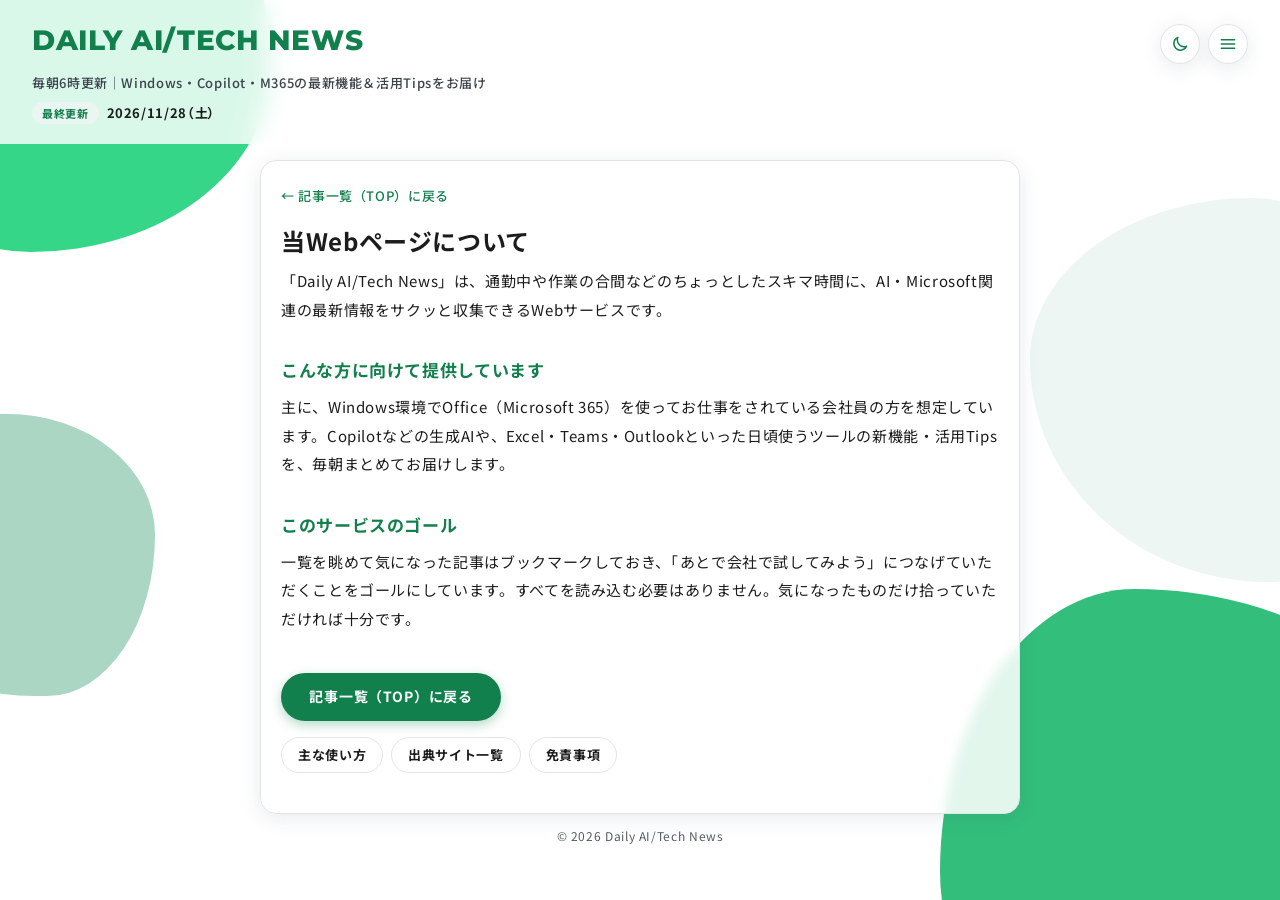
<file: docs/about.html>
<!DOCTYPE html>
<html lang="ja">
<head>
<meta charset="UTF-8">
<meta name="viewport" content="width=device-width, initial-scale=1">
<meta name="robots" content="noindex, nofollow">
<title>当Webページについて | Daily AI/Tech News</title>
<link rel="icon" href="favicon.ico" sizes="any">
<link rel="icon" href="assets/icons/favicon-32.png" type="image/png" sizes="32x32">
<link rel="apple-touch-icon" href="apple-touch-icon.png">
<link rel="manifest" href="manifest.webmanifest">
<meta name="apple-mobile-web-app-title" content="AI/Tech News">
<link rel="preconnect" href="https://fonts.googleapis.com">
<link rel="preconnect" href="https://fonts.gstatic.com" crossorigin>
<link href="https://fonts.googleapis.com/css2?family=Montserrat:wght@800&family=Noto+Sans+JP:wght@400;500;700;900&display=swap" rel="stylesheet">
<link rel="stylesheet" href="assets/style.css">
<script>
  // 描画前に保存済みのテーマを反映し、読み込み時の色のちらつきを防ぐ
  try {
    var savedTheme = localStorage.getItem("daily-aitech-news-theme");
    if (savedTheme === "light" || savedTheme === "dark") document.documentElement.dataset.theme = savedTheme;
  } catch (e) {}
</script>
</head>
<body><div class="backdrop" aria-hidden="true">
  <span class="blob blob-tl"></span>
  <span class="blob blob-ml"></span>
  <span class="blob blob-mr"></span>
  <span class="blob blob-br"></span>
</div>
<header class="site-header">
  <div class="header-top">
    <h1 class="site-title"><a href="index.html">Daily AI/Tech News</a></h1>
    <div class="header-actions">
    <button type="button" class="icon-button theme-toggle" aria-label="ライト／ダーク表示を切り替える">
      <svg class="icon-moon" viewBox="0 0 24 24" width="20" height="20" aria-hidden="true"><path d="M20 14.5A8 8 0 0 1 9.5 4a8 8 0 1 0 10.5 10.5z" stroke="currentColor" stroke-width="1.75" stroke-linejoin="round" fill="none"/></svg>
      <svg class="icon-sun" viewBox="0 0 24 24" width="20" height="20" aria-hidden="true"><circle cx="12" cy="12" r="4" stroke="currentColor" stroke-width="1.75" fill="none"/><path d="M12 2.5v2.2M12 19.3v2.2M2.5 12h2.2M19.3 12h2.2M5.3 5.3l1.6 1.6M17.1 17.1l1.6 1.6M5.3 18.7l1.6-1.6M17.1 6.9l1.6-1.6" stroke="currentColor" stroke-width="1.75" stroke-linecap="round"/></svg>
    </button>
    <details class="site-menu">
      <summary class="icon-button menu-button" aria-label="メニューを開く">
        <svg class="icon-open" viewBox="0 0 24 24" width="20" height="20" aria-hidden="true"><path d="M4 7h16M4 12h16M4 17h16" stroke="currentColor" stroke-width="1.75" stroke-linecap="round" fill="none"/></svg>
        <svg class="icon-close" viewBox="0 0 24 24" width="20" height="20" aria-hidden="true"><path d="M6 6l12 12M18 6L6 18" stroke="currentColor" stroke-width="1.75" stroke-linecap="round" fill="none"/></svg>
      </summary>
      <nav class="menu-panel" aria-label="サイトメニュー">
        <a class="menu-item menu-item-top" href="index.html">記事一覧（TOP）</a>
        
        <a class="menu-item" href="about.html" aria-current="page">当Webページについて</a>
        
        <a class="menu-item" href="usage.html">主な使い方</a>
        
        <a class="menu-item" href="sources.html">出典サイト一覧</a>
        
        <a class="menu-item" href="disclaimer.html">免責事項</a>
        
      </nav>
    </details>
    </div>
  </div>
  <p class="subtitle">毎朝6時更新｜Windows・Copilot・M365の最新機能＆活用Tipsをお届け</p>
  <div class="header-meta">
    <span class="date"><span class="date-label">最終更新</span><time datetime="2026-11-28">2026/11/28（土）</time></span>
  </div>
</header>


<main class="info-page">
  <a class="back-link" href="index.html">← 記事一覧（TOP）に戻る</a>
  <h2 class="info-title">当Webページについて</h2>
  <div class="info-body">
    
<p>「Daily AI/Tech News」は、通勤中や作業の合間などのちょっとしたスキマ時間に、AI・Microsoft関連の最新情報をサクッと収集できるWebサービスです。</p>

<h3>こんな方に向けて提供しています</h3>
<p>主に、Windows環境でOffice（Microsoft 365）を使ってお仕事をされている会社員の方を想定しています。Copilotなどの生成AIや、Excel・Teams・Outlookといった日頃使うツールの新機能・活用Tipsを、毎朝まとめてお届けします。</p>

<h3>このサービスのゴール</h3>
<p>一覧を眺めて気になった記事はブックマークしておき、「あとで会社で試してみよう」につなげていただくことをゴールにしています。すべてを読み込む必要はありません。気になったものだけ拾っていただければ十分です。</p>

  </div>

  <div class="info-footer-nav">
    <a class="back-button" href="index.html">記事一覧（TOP）に戻る</a>
    <nav class="info-links" aria-label="ほかのページ">
      
      <a href="usage.html">主な使い方</a>
      
      <a href="sources.html">出典サイト一覧</a>
      
      <a href="disclaimer.html">免責事項</a>
      
    </nav>
  </div>
</main>


<p class="copyright">© 2026 Daily AI/Tech News</p>

<script defer src="assets/app.js"></script>
</body>
</html>
</file>
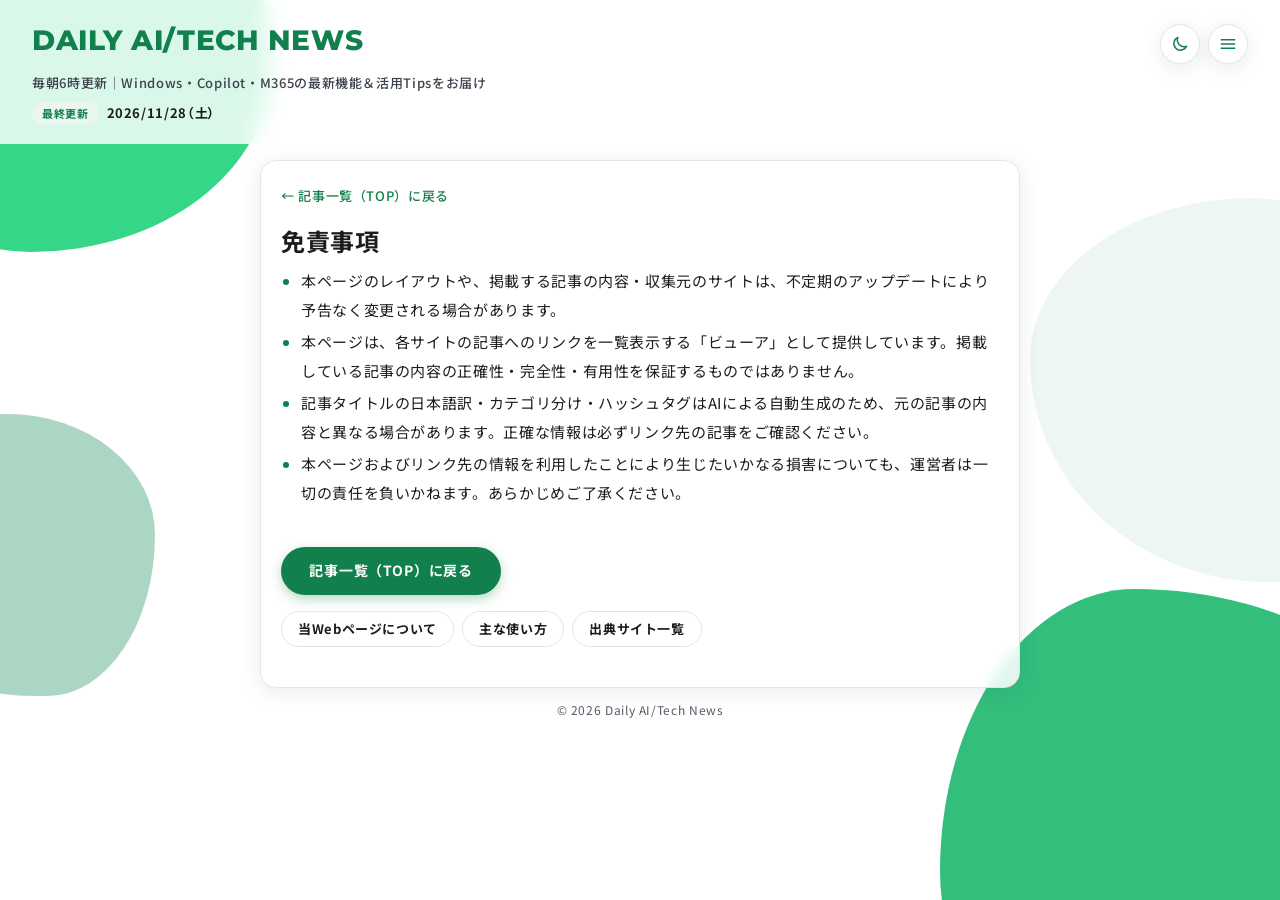
<file: docs/disclaimer.html>
<!DOCTYPE html>
<html lang="ja">
<head>
<meta charset="UTF-8">
<meta name="viewport" content="width=device-width, initial-scale=1">
<meta name="robots" content="noindex, nofollow">
<title>免責事項 | Daily AI/Tech News</title>
<link rel="icon" href="favicon.ico" sizes="any">
<link rel="icon" href="assets/icons/favicon-32.png" type="image/png" sizes="32x32">
<link rel="apple-touch-icon" href="apple-touch-icon.png">
<link rel="manifest" href="manifest.webmanifest">
<meta name="apple-mobile-web-app-title" content="AI/Tech News">
<link rel="preconnect" href="https://fonts.googleapis.com">
<link rel="preconnect" href="https://fonts.gstatic.com" crossorigin>
<link href="https://fonts.googleapis.com/css2?family=Montserrat:wght@800&family=Noto+Sans+JP:wght@400;500;700;900&display=swap" rel="stylesheet">
<link rel="stylesheet" href="assets/style.css">
<script>
  // 描画前に保存済みのテーマを反映し、読み込み時の色のちらつきを防ぐ
  try {
    var savedTheme = localStorage.getItem("daily-aitech-news-theme");
    if (savedTheme === "light" || savedTheme === "dark") document.documentElement.dataset.theme = savedTheme;
  } catch (e) {}
</script>
</head>
<body><div class="backdrop" aria-hidden="true">
  <span class="blob blob-tl"></span>
  <span class="blob blob-ml"></span>
  <span class="blob blob-mr"></span>
  <span class="blob blob-br"></span>
</div>
<header class="site-header">
  <div class="header-top">
    <h1 class="site-title"><a href="index.html">Daily AI/Tech News</a></h1>
    <div class="header-actions">
    <button type="button" class="icon-button theme-toggle" aria-label="ライト／ダーク表示を切り替える">
      <svg class="icon-moon" viewBox="0 0 24 24" width="20" height="20" aria-hidden="true"><path d="M20 14.5A8 8 0 0 1 9.5 4a8 8 0 1 0 10.5 10.5z" stroke="currentColor" stroke-width="1.75" stroke-linejoin="round" fill="none"/></svg>
      <svg class="icon-sun" viewBox="0 0 24 24" width="20" height="20" aria-hidden="true"><circle cx="12" cy="12" r="4" stroke="currentColor" stroke-width="1.75" fill="none"/><path d="M12 2.5v2.2M12 19.3v2.2M2.5 12h2.2M19.3 12h2.2M5.3 5.3l1.6 1.6M17.1 17.1l1.6 1.6M5.3 18.7l1.6-1.6M17.1 6.9l1.6-1.6" stroke="currentColor" stroke-width="1.75" stroke-linecap="round"/></svg>
    </button>
    <details class="site-menu">
      <summary class="icon-button menu-button" aria-label="メニューを開く">
        <svg class="icon-open" viewBox="0 0 24 24" width="20" height="20" aria-hidden="true"><path d="M4 7h16M4 12h16M4 17h16" stroke="currentColor" stroke-width="1.75" stroke-linecap="round" fill="none"/></svg>
        <svg class="icon-close" viewBox="0 0 24 24" width="20" height="20" aria-hidden="true"><path d="M6 6l12 12M18 6L6 18" stroke="currentColor" stroke-width="1.75" stroke-linecap="round" fill="none"/></svg>
      </summary>
      <nav class="menu-panel" aria-label="サイトメニュー">
        <a class="menu-item menu-item-top" href="index.html">記事一覧（TOP）</a>
        
        <a class="menu-item" href="about.html">当Webページについて</a>
        
        <a class="menu-item" href="usage.html">主な使い方</a>
        
        <a class="menu-item" href="sources.html">出典サイト一覧</a>
        
        <a class="menu-item" href="disclaimer.html" aria-current="page">免責事項</a>
        
      </nav>
    </details>
    </div>
  </div>
  <p class="subtitle">毎朝6時更新｜Windows・Copilot・M365の最新機能＆活用Tipsをお届け</p>
  <div class="header-meta">
    <span class="date"><span class="date-label">最終更新</span><time datetime="2026-11-28">2026/11/28（土）</time></span>
  </div>
</header>


<main class="info-page">
  <a class="back-link" href="index.html">← 記事一覧（TOP）に戻る</a>
  <h2 class="info-title">免責事項</h2>
  <div class="info-body">
    
<ul>
  <li>本ページのレイアウトや、掲載する記事の内容・収集元のサイトは、不定期のアップデートにより予告なく変更される場合があります。</li>
  <li>本ページは、各サイトの記事へのリンクを一覧表示する「ビューア」として提供しています。掲載している記事の内容の正確性・完全性・有用性を保証するものではありません。</li>
  <li>記事タイトルの日本語訳・カテゴリ分け・ハッシュタグはAIによる自動生成のため、元の記事の内容と異なる場合があります。正確な情報は必ずリンク先の記事をご確認ください。</li>
  <li>本ページおよびリンク先の情報を利用したことにより生じたいかなる損害についても、運営者は一切の責任を負いかねます。あらかじめご了承ください。</li>
</ul>

  </div>

  <div class="info-footer-nav">
    <a class="back-button" href="index.html">記事一覧（TOP）に戻る</a>
    <nav class="info-links" aria-label="ほかのページ">
      
      <a href="about.html">当Webページについて</a>
      
      <a href="usage.html">主な使い方</a>
      
      <a href="sources.html">出典サイト一覧</a>
      
    </nav>
  </div>
</main>


<p class="copyright">© 2026 Daily AI/Tech News</p>

<script defer src="assets/app.js"></script>
</body>
</html>
</file>
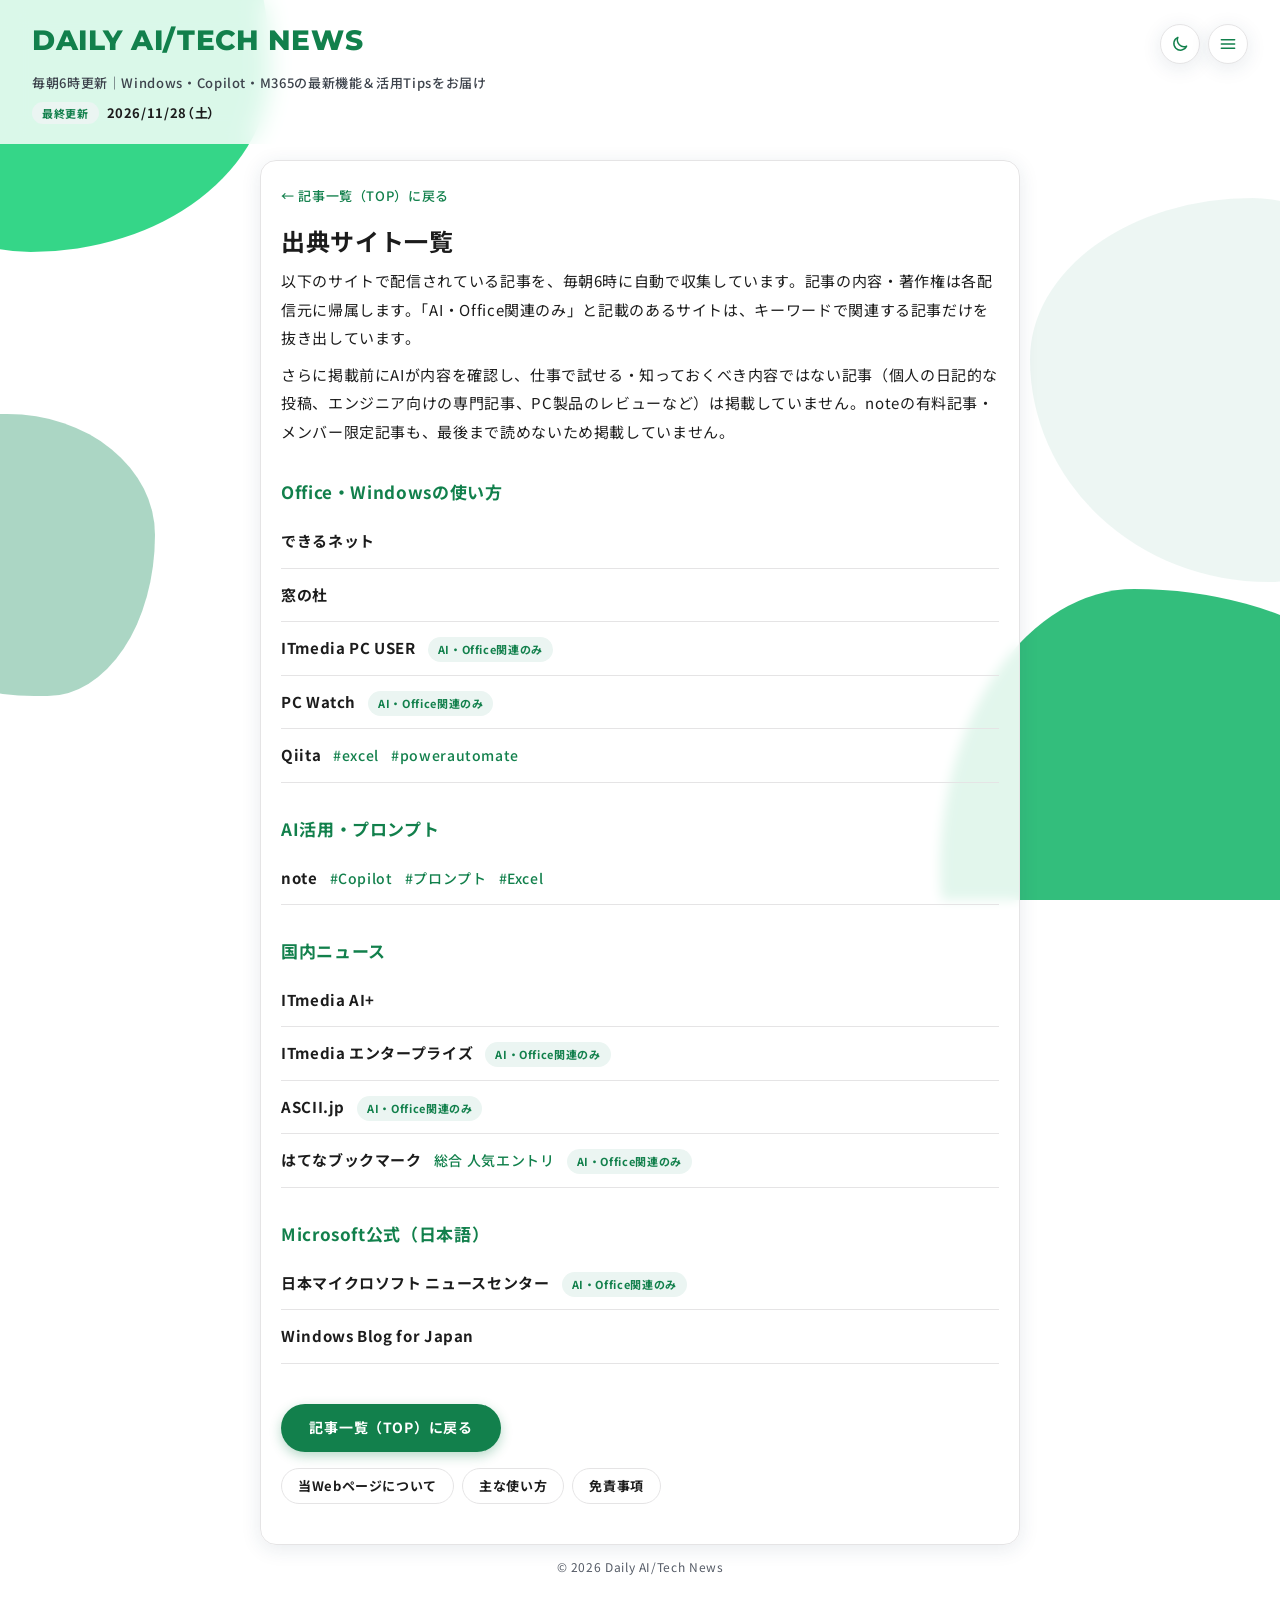
<file: docs/sources.html>
<!DOCTYPE html>
<html lang="ja">
<head>
<meta charset="UTF-8">
<meta name="viewport" content="width=device-width, initial-scale=1">
<meta name="robots" content="noindex, nofollow">
<title>出典サイト一覧 | Daily AI/Tech News</title>
<link rel="icon" href="favicon.ico" sizes="any">
<link rel="icon" href="assets/icons/favicon-32.png" type="image/png" sizes="32x32">
<link rel="apple-touch-icon" href="apple-touch-icon.png">
<link rel="manifest" href="manifest.webmanifest">
<meta name="apple-mobile-web-app-title" content="AI/Tech News">
<link rel="preconnect" href="https://fonts.googleapis.com">
<link rel="preconnect" href="https://fonts.gstatic.com" crossorigin>
<link href="https://fonts.googleapis.com/css2?family=Montserrat:wght@800&family=Noto+Sans+JP:wght@400;500;700;900&display=swap" rel="stylesheet">
<link rel="stylesheet" href="assets/style.css">
<script>
  // 描画前に保存済みのテーマを反映し、読み込み時の色のちらつきを防ぐ
  try {
    var savedTheme = localStorage.getItem("daily-aitech-news-theme");
    if (savedTheme === "light" || savedTheme === "dark") document.documentElement.dataset.theme = savedTheme;
  } catch (e) {}
</script>
</head>
<body><div class="backdrop" aria-hidden="true">
  <span class="blob blob-tl"></span>
  <span class="blob blob-ml"></span>
  <span class="blob blob-mr"></span>
  <span class="blob blob-br"></span>
</div>
<header class="site-header">
  <div class="header-top">
    <h1 class="site-title"><a href="index.html">Daily AI/Tech News</a></h1>
    <div class="header-actions">
    <button type="button" class="icon-button theme-toggle" aria-label="ライト／ダーク表示を切り替える">
      <svg class="icon-moon" viewBox="0 0 24 24" width="20" height="20" aria-hidden="true"><path d="M20 14.5A8 8 0 0 1 9.5 4a8 8 0 1 0 10.5 10.5z" stroke="currentColor" stroke-width="1.75" stroke-linejoin="round" fill="none"/></svg>
      <svg class="icon-sun" viewBox="0 0 24 24" width="20" height="20" aria-hidden="true"><circle cx="12" cy="12" r="4" stroke="currentColor" stroke-width="1.75" fill="none"/><path d="M12 2.5v2.2M12 19.3v2.2M2.5 12h2.2M19.3 12h2.2M5.3 5.3l1.6 1.6M17.1 17.1l1.6 1.6M5.3 18.7l1.6-1.6M17.1 6.9l1.6-1.6" stroke="currentColor" stroke-width="1.75" stroke-linecap="round"/></svg>
    </button>
    <details class="site-menu">
      <summary class="icon-button menu-button" aria-label="メニューを開く">
        <svg class="icon-open" viewBox="0 0 24 24" width="20" height="20" aria-hidden="true"><path d="M4 7h16M4 12h16M4 17h16" stroke="currentColor" stroke-width="1.75" stroke-linecap="round" fill="none"/></svg>
        <svg class="icon-close" viewBox="0 0 24 24" width="20" height="20" aria-hidden="true"><path d="M6 6l12 12M18 6L6 18" stroke="currentColor" stroke-width="1.75" stroke-linecap="round" fill="none"/></svg>
      </summary>
      <nav class="menu-panel" aria-label="サイトメニュー">
        <a class="menu-item menu-item-top" href="index.html">記事一覧（TOP）</a>
        
        <a class="menu-item" href="about.html">当Webページについて</a>
        
        <a class="menu-item" href="usage.html">主な使い方</a>
        
        <a class="menu-item" href="sources.html" aria-current="page">出典サイト一覧</a>
        
        <a class="menu-item" href="disclaimer.html">免責事項</a>
        
      </nav>
    </details>
    </div>
  </div>
  <p class="subtitle">毎朝6時更新｜Windows・Copilot・M365の最新機能＆活用Tipsをお届け</p>
  <div class="header-meta">
    <span class="date"><span class="date-label">最終更新</span><time datetime="2026-11-28">2026/11/28（土）</time></span>
  </div>
</header>


<main class="info-page">
  <a class="back-link" href="index.html">← 記事一覧（TOP）に戻る</a>
  <h2 class="info-title">出典サイト一覧</h2>
  <div class="info-body">
    
<p>以下のサイトで配信されている記事を、毎朝6時に自動で収集しています。記事の内容・著作権は各配信元に帰属します。「AI・Office関連のみ」と記載のあるサイトは、キーワードで関連する記事だけを抜き出しています。</p>
<p>さらに掲載前にAIが内容を確認し、仕事で試せる・知っておくべき内容ではない記事（個人の日記的な投稿、エンジニア向けの専門記事、PC製品のレビューなど）は掲載していません。noteの有料記事・メンバー限定記事も、最後まで読めないため掲載していません。</p>


<h3>Office・Windowsの使い方</h3>
<ul class="source-list">
  
  <li>
    
    <a class="source-name" href="https://dekiru.net/" target="_blank" rel="noopener">できるネット</a>
    
    
  </li>
  
  <li>
    
    <a class="source-name" href="https://forest.watch.impress.co.jp/" target="_blank" rel="noopener">窓の杜</a>
    
    
  </li>
  
  <li>
    
    <a class="source-name" href="https://www.itmedia.co.jp/pcuser/" target="_blank" rel="noopener">ITmedia PC USER</a>
    
    <span class="source-note">AI・Office関連のみ</span>
  </li>
  
  <li>
    
    <a class="source-name" href="https://pc.watch.impress.co.jp/" target="_blank" rel="noopener">PC Watch</a>
    
    <span class="source-note">AI・Office関連のみ</span>
  </li>
  
  <li>
    
    <span class="source-name">Qiita</span>
    <span class="source-feeds">
      <a href="https://qiita.com/tags/excel" target="_blank" rel="noopener">#excel</a><a href="https://qiita.com/tags/powerautomate" target="_blank" rel="noopener">#powerautomate</a>
    </span>
    
    
  </li>
  
</ul>

<h3>AI活用・プロンプト</h3>
<ul class="source-list">
  
  <li>
    
    <span class="source-name">note</span>
    <span class="source-feeds">
      <a href="https://note.com/hashtag/copilot" target="_blank" rel="noopener">#Copilot</a><a href="https://note.com/hashtag/%E3%83%97%E3%83%AD%E3%83%B3%E3%83%97%E3%83%88" target="_blank" rel="noopener">#プロンプト</a><a href="https://note.com/hashtag/Excel" target="_blank" rel="noopener">#Excel</a>
    </span>
    
    
  </li>
  
</ul>

<h3>国内ニュース</h3>
<ul class="source-list">
  
  <li>
    
    <a class="source-name" href="https://www.itmedia.co.jp/aiplus/" target="_blank" rel="noopener">ITmedia AI+</a>
    
    
  </li>
  
  <li>
    
    <a class="source-name" href="https://www.itmedia.co.jp/enterprise/" target="_blank" rel="noopener">ITmedia エンタープライズ</a>
    
    <span class="source-note">AI・Office関連のみ</span>
  </li>
  
  <li>
    
    <a class="source-name" href="https://ascii.jp/" target="_blank" rel="noopener">ASCII.jp</a>
    
    <span class="source-note">AI・Office関連のみ</span>
  </li>
  
  <li>
    
    <span class="source-name">はてなブックマーク</span>
    <span class="source-feeds">
      <a href="https://b.hatena.ne.jp/hotentry/all" target="_blank" rel="noopener">総合 人気エントリ</a>
    </span>
    
    <span class="source-note">AI・Office関連のみ</span>
  </li>
  
</ul>

<h3>Microsoft公式（日本語）</h3>
<ul class="source-list">
  
  <li>
    
    <a class="source-name" href="https://news.microsoft.com/ja-jp/" target="_blank" rel="noopener">日本マイクロソフト ニュースセンター</a>
    
    <span class="source-note">AI・Office関連のみ</span>
  </li>
  
  <li>
    
    <a class="source-name" href="https://blogs.windows.com/japan/" target="_blank" rel="noopener">Windows Blog for Japan</a>
    
    
  </li>
  
</ul>


  </div>

  <div class="info-footer-nav">
    <a class="back-button" href="index.html">記事一覧（TOP）に戻る</a>
    <nav class="info-links" aria-label="ほかのページ">
      
      <a href="about.html">当Webページについて</a>
      
      <a href="usage.html">主な使い方</a>
      
      <a href="disclaimer.html">免責事項</a>
      
    </nav>
  </div>
</main>


<p class="copyright">© 2026 Daily AI/Tech News</p>

<script defer src="assets/app.js"></script>
</body>
</html>
</file>
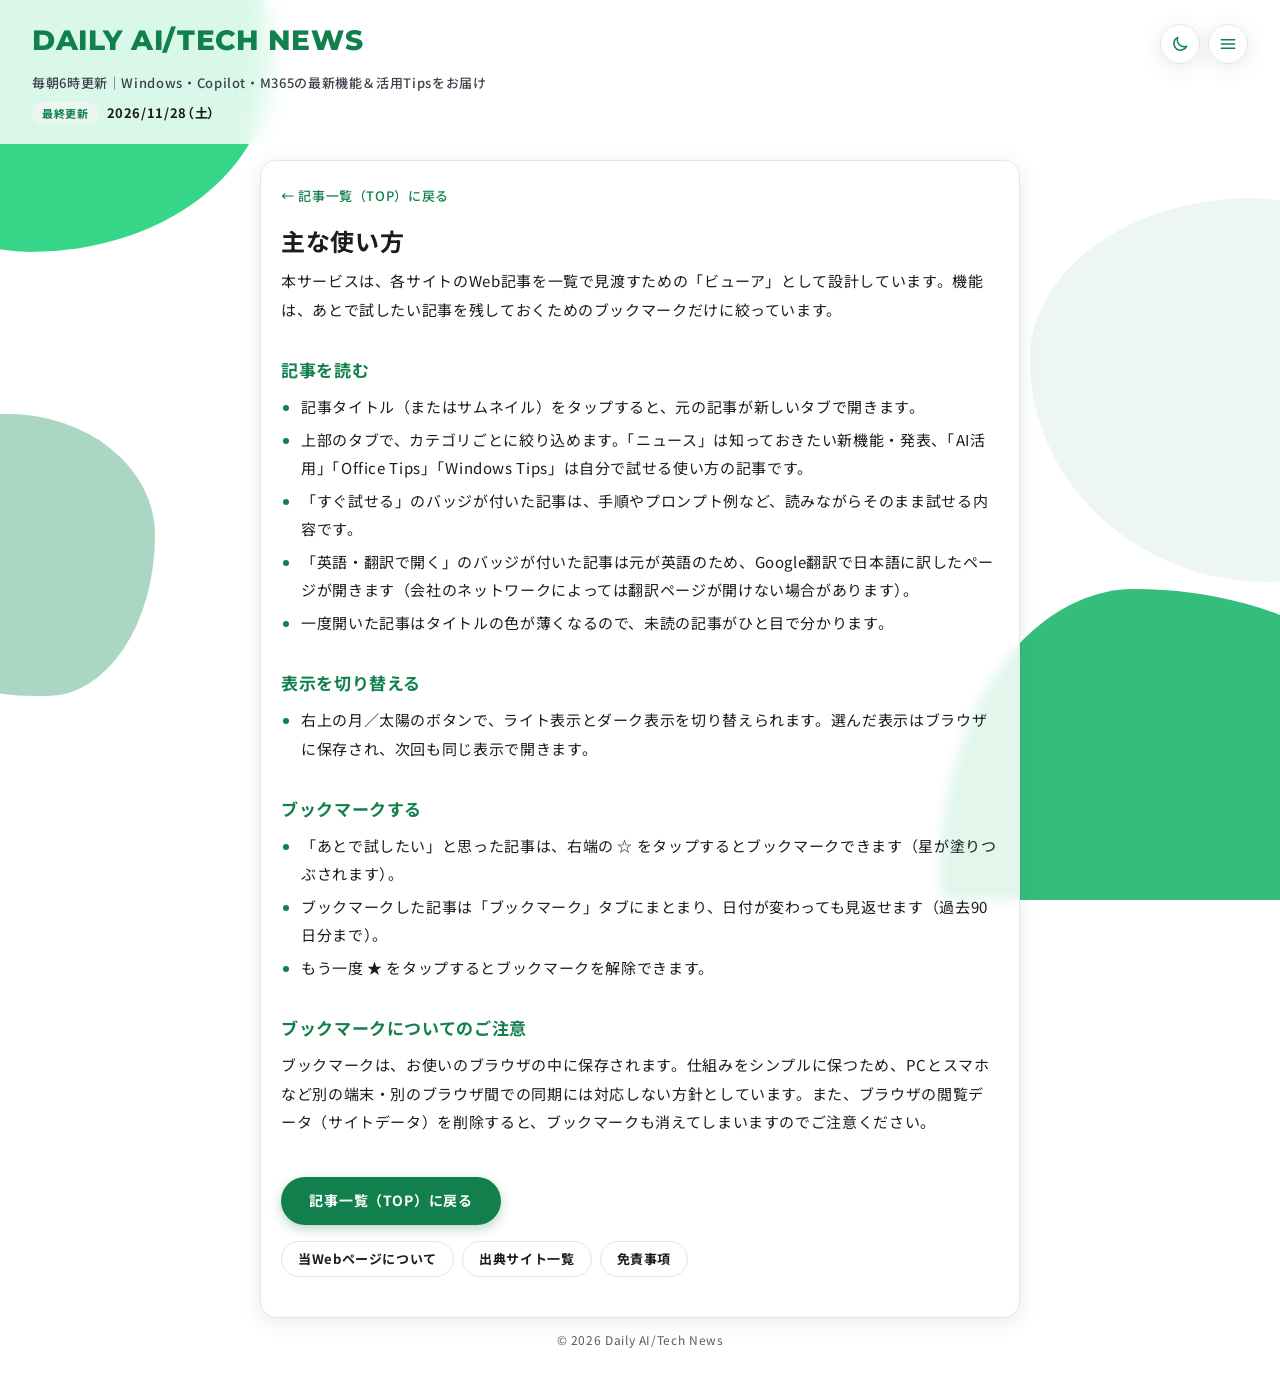
<file: docs/usage.html>
<!DOCTYPE html>
<html lang="ja">
<head>
<meta charset="UTF-8">
<meta name="viewport" content="width=device-width, initial-scale=1">
<meta name="robots" content="noindex, nofollow">
<title>主な使い方 | Daily AI/Tech News</title>
<link rel="icon" href="favicon.ico" sizes="any">
<link rel="icon" href="assets/icons/favicon-32.png" type="image/png" sizes="32x32">
<link rel="apple-touch-icon" href="apple-touch-icon.png">
<link rel="manifest" href="manifest.webmanifest">
<meta name="apple-mobile-web-app-title" content="AI/Tech News">
<link rel="preconnect" href="https://fonts.googleapis.com">
<link rel="preconnect" href="https://fonts.gstatic.com" crossorigin>
<link href="https://fonts.googleapis.com/css2?family=Montserrat:wght@800&family=Noto+Sans+JP:wght@400;500;700;900&display=swap" rel="stylesheet">
<link rel="stylesheet" href="assets/style.css">
<script>
  // 描画前に保存済みのテーマを反映し、読み込み時の色のちらつきを防ぐ
  try {
    var savedTheme = localStorage.getItem("daily-aitech-news-theme");
    if (savedTheme === "light" || savedTheme === "dark") document.documentElement.dataset.theme = savedTheme;
  } catch (e) {}
</script>
</head>
<body><div class="backdrop" aria-hidden="true">
  <span class="blob blob-tl"></span>
  <span class="blob blob-ml"></span>
  <span class="blob blob-mr"></span>
  <span class="blob blob-br"></span>
</div>
<header class="site-header">
  <div class="header-top">
    <h1 class="site-title"><a href="index.html">Daily AI/Tech News</a></h1>
    <div class="header-actions">
    <button type="button" class="icon-button theme-toggle" aria-label="ライト／ダーク表示を切り替える">
      <svg class="icon-moon" viewBox="0 0 24 24" width="20" height="20" aria-hidden="true"><path d="M20 14.5A8 8 0 0 1 9.5 4a8 8 0 1 0 10.5 10.5z" stroke="currentColor" stroke-width="1.75" stroke-linejoin="round" fill="none"/></svg>
      <svg class="icon-sun" viewBox="0 0 24 24" width="20" height="20" aria-hidden="true"><circle cx="12" cy="12" r="4" stroke="currentColor" stroke-width="1.75" fill="none"/><path d="M12 2.5v2.2M12 19.3v2.2M2.5 12h2.2M19.3 12h2.2M5.3 5.3l1.6 1.6M17.1 17.1l1.6 1.6M5.3 18.7l1.6-1.6M17.1 6.9l1.6-1.6" stroke="currentColor" stroke-width="1.75" stroke-linecap="round"/></svg>
    </button>
    <details class="site-menu">
      <summary class="icon-button menu-button" aria-label="メニューを開く">
        <svg class="icon-open" viewBox="0 0 24 24" width="20" height="20" aria-hidden="true"><path d="M4 7h16M4 12h16M4 17h16" stroke="currentColor" stroke-width="1.75" stroke-linecap="round" fill="none"/></svg>
        <svg class="icon-close" viewBox="0 0 24 24" width="20" height="20" aria-hidden="true"><path d="M6 6l12 12M18 6L6 18" stroke="currentColor" stroke-width="1.75" stroke-linecap="round" fill="none"/></svg>
      </summary>
      <nav class="menu-panel" aria-label="サイトメニュー">
        <a class="menu-item menu-item-top" href="index.html">記事一覧（TOP）</a>
        
        <a class="menu-item" href="about.html">当Webページについて</a>
        
        <a class="menu-item" href="usage.html" aria-current="page">主な使い方</a>
        
        <a class="menu-item" href="sources.html">出典サイト一覧</a>
        
        <a class="menu-item" href="disclaimer.html">免責事項</a>
        
      </nav>
    </details>
    </div>
  </div>
  <p class="subtitle">毎朝6時更新｜Windows・Copilot・M365の最新機能＆活用Tipsをお届け</p>
  <div class="header-meta">
    <span class="date"><span class="date-label">最終更新</span><time datetime="2026-11-28">2026/11/28（土）</time></span>
  </div>
</header>


<main class="info-page">
  <a class="back-link" href="index.html">← 記事一覧（TOP）に戻る</a>
  <h2 class="info-title">主な使い方</h2>
  <div class="info-body">
    
<p>本サービスは、各サイトのWeb記事を一覧で見渡すための「ビューア」として設計しています。機能は、あとで試したい記事を残しておくためのブックマークだけに絞っています。</p>

<h3>記事を読む</h3>
<ul>
  <li>記事タイトル（またはサムネイル）をタップすると、元の記事が新しいタブで開きます。</li>
  <li>上部のタブで、カテゴリごとに絞り込めます。「ニュース」は知っておきたい新機能・発表、「AI活用」「Office Tips」「Windows Tips」は自分で試せる使い方の記事です。</li>
  <li>「すぐ試せる」のバッジが付いた記事は、手順やプロンプト例など、読みながらそのまま試せる内容です。</li>
  <li>「英語・翻訳で開く」のバッジが付いた記事は元が英語のため、Google翻訳で日本語に訳したページが開きます（会社のネットワークによっては翻訳ページが開けない場合があります）。</li>
  <li>一度開いた記事はタイトルの色が薄くなるので、未読の記事がひと目で分かります。</li>
</ul>

<h3>表示を切り替える</h3>
<ul>
  <li>右上の月／太陽のボタンで、ライト表示とダーク表示を切り替えられます。選んだ表示はブラウザに保存され、次回も同じ表示で開きます。</li>
</ul>

<h3>ブックマークする</h3>
<ul>
  <li>「あとで試したい」と思った記事は、右端の ☆ をタップするとブックマークできます（星が塗りつぶされます）。</li>
  <li>ブックマークした記事は「ブックマーク」タブにまとまり、日付が変わっても見返せます（過去90日分まで）。</li>
  <li>もう一度 ★ をタップするとブックマークを解除できます。</li>
</ul>

<h3>ブックマークについてのご注意</h3>
<p>ブックマークは、お使いのブラウザの中に保存されます。仕組みをシンプルに保つため、PCとスマホなど別の端末・別のブラウザ間での同期には対応しない方針としています。また、ブラウザの閲覧データ（サイトデータ）を削除すると、ブックマークも消えてしまいますのでご注意ください。</p>

  </div>

  <div class="info-footer-nav">
    <a class="back-button" href="index.html">記事一覧（TOP）に戻る</a>
    <nav class="info-links" aria-label="ほかのページ">
      
      <a href="about.html">当Webページについて</a>
      
      <a href="sources.html">出典サイト一覧</a>
      
      <a href="disclaimer.html">免責事項</a>
      
    </nav>
  </div>
</main>


<p class="copyright">© 2026 Daily AI/Tech News</p>

<script defer src="assets/app.js"></script>
</body>
</html>
</file>
<file: docs/assets/style.css>
:root {
  --bg: #ffffff;
  --card-bg: rgba(255, 255, 255, 0.86);
  --solid-bg: #ffffff;
  --raised: #ebf5f2;
  --text: #1c1c1c;
  --text-secondary: #3d434c;
  --text-muted: #555b66;
  --primary: #12804c;
  --primary-hover: #0e6a3f;
  --on-primary: #ffffff;
  --soft: #ebf5f2;
  --on-soft: #12804c;
  --star-on: #12804c;
  --hairline: #e5e4e5;
  --hairline-strong: #a2d2be;
  --unread: #1c1c1c;
  --visited: #858b94;
  --title: #12804c;
  --header-bg: rgba(255, 255, 255, 0.82);
  --tabbar-bg: rgba(255, 255, 255, 0.72);
  --shadow-card: 0 4px 20px rgba(28, 60, 90, 0.1);
  --shadow-button: 0 4px 12px rgba(18, 128, 76, 0.3);
  --blob-1: #20d27c;
  --blob-2: #a2d2be;
  --blob-3: #ebf5f2;
  --blob-4: #1db76e;
  --blob-opacity: 0.9;
  --ease: cubic-bezier(0.22, 1, 0.36, 1);
  --font-jp: "Noto Sans JP", "Hiragino Kaku Gothic ProN", "Yu Gothic", Meiryo, sans-serif;
  --font-en: Montserrat, "Noto Sans JP", sans-serif;
  color-scheme: light;
}
@media (prefers-color-scheme: dark) {
  :root:not([data-theme="light"]) {
    --bg: #0c1813;
    --card-bg: rgba(19, 36, 29, 0.84);
    --solid-bg: #13241d;
    --raised: #1b3329;
    --text: #e9f3ee;
    --text-secondary: #c3d4cb;
    --text-muted: #9fb3a8;
    --primary: #20d27c;
    --primary-hover: #4fe09a;
    --on-primary: #08130e;
    --soft: rgba(32, 210, 124, 0.16);
    --on-soft: #6fe6ab;
    --star-on: #20d27c;
    --hairline: rgba(233, 243, 238, 0.1);
    --hairline-strong: rgba(32, 210, 124, 0.5);
    --unread: #e9f3ee;
    --visited: #74877d;
    --title: #20d27c;
    --header-bg: rgba(12, 24, 19, 0.82);
    --tabbar-bg: rgba(12, 24, 19, 0.72);
    --shadow-card: 0 4px 20px rgba(0, 0, 0, 0.35);
    --shadow-button: 0 4px 12px rgba(0, 0, 0, 0.4);
    --blob-1: #12804c;
    --blob-2: #1f5c43;
    --blob-3: #163b2c;
    --blob-4: #1db76e;
    --blob-opacity: 0.55;
    color-scheme: dark;
  }
}
:root[data-theme="dark"] {
    --bg: #0c1813;
    --card-bg: rgba(19, 36, 29, 0.84);
    --solid-bg: #13241d;
    --raised: #1b3329;
    --text: #e9f3ee;
    --text-secondary: #c3d4cb;
    --text-muted: #9fb3a8;
    --primary: #20d27c;
    --primary-hover: #4fe09a;
    --on-primary: #08130e;
    --soft: rgba(32, 210, 124, 0.16);
    --on-soft: #6fe6ab;
    --star-on: #20d27c;
    --hairline: rgba(233, 243, 238, 0.1);
    --hairline-strong: rgba(32, 210, 124, 0.5);
    --unread: #e9f3ee;
    --visited: #74877d;
    --title: #20d27c;
    --header-bg: rgba(12, 24, 19, 0.82);
    --tabbar-bg: rgba(12, 24, 19, 0.72);
    --shadow-card: 0 4px 20px rgba(0, 0, 0, 0.35);
    --shadow-button: 0 4px 12px rgba(0, 0, 0, 0.4);
    --blob-1: #12804c;
    --blob-2: #1f5c43;
    --blob-3: #163b2c;
    --blob-4: #1db76e;
    --blob-opacity: 0.55;
    color-scheme: dark;
}

* { box-sizing: border-box; }

body {
  position: relative;
  margin: 0;
  background-color: var(--bg);
  color: var(--text);
  font-family: var(--font-jp);
  letter-spacing: 0.04em;
  line-height: 1.7;
}

a, button, .tab-label, .menu-item {
  transition: color 150ms var(--ease), background-color 150ms var(--ease), border-color 150ms var(--ease), box-shadow 150ms var(--ease);
}

/* ---- 背景のブロブ（角から有機的な形をのぞかせる） ---- */
.backdrop {
  position: fixed;
  inset: 0;
  z-index: 0;
  overflow: hidden;
  pointer-events: none;
}
.blob {
  position: absolute;
  display: block;
  aspect-ratio: 1 / 1;
  opacity: var(--blob-opacity);
}
.blob-tl {
  left: calc(clamp(220px, 34vmax, 520px) * -0.38);
  top: calc(clamp(220px, 34vmax, 520px) * -0.42);
  width: clamp(220px, 34vmax, 520px);
  background: var(--blob-1);
  border-radius: 62% 38% 55% 45% / 48% 58% 42% 52%;
}
.blob-ml {
  left: calc(clamp(160px, 22vmax, 340px) * -0.45);
  top: 46vh;
  width: clamp(160px, 22vmax, 340px);
  background: var(--blob-2);
  border-radius: 45% 55% 40% 60% / 55% 45% 60% 40%;
}
.blob-mr {
  right: calc(clamp(200px, 30vmax, 460px) * -0.35);
  top: 22vh;
  width: clamp(200px, 30vmax, 460px);
  background: var(--blob-3);
  border-radius: 58% 42% 38% 62% / 42% 55% 45% 58%;
}
.blob-br {
  right: calc(clamp(240px, 38vmax, 600px) * -0.3);
  bottom: calc(clamp(240px, 38vmax, 600px) * -0.36);
  width: clamp(240px, 38vmax, 600px);
  background: var(--blob-4);
  border-radius: 40% 60% 62% 38% / 58% 40% 60% 42%;
}

/* ---- ヘッダー ---- */
.site-header {
  position: relative;
  z-index: 3;
  padding: 20px 16px 16px;
  background: var(--header-bg);
  -webkit-backdrop-filter: blur(12px);
  backdrop-filter: blur(12px);
}
.header-top {
  display: flex;
  align-items: flex-start;
  justify-content: space-between;
  gap: 12px;
}
.site-title {
  margin: 0;
  font-family: var(--font-en);
  font-size: 1.125rem;
  font-weight: 800;
  letter-spacing: 0.02em;
  line-height: 1.2;
  text-transform: uppercase;
}
.site-title a {
  color: var(--title);
  text-decoration: none;
}
.site-header .subtitle {
  margin: 8px 0 0;
  color: var(--text-secondary);
  font-size: 0.8125rem;
  font-weight: 500;
  line-height: 1.7;
}
.site-header .header-meta {
  display: flex;
  align-items: baseline;
  gap: 12px;
  margin-top: 8px;
}
.site-header .date {
  display: inline-flex;
  align-items: center;
  gap: 8px;
  color: var(--text);
  font-size: 0.8125rem;
  font-weight: 700;
  font-variant-numeric: tabular-nums;
  font-feature-settings: "palt";
}
.date-label {
  display: inline-flex;
  align-items: center;
  height: 22px;
  padding: 0 10px;
  border-radius: 999px;
  background: var(--soft);
  color: var(--on-soft);
  font-size: 0.6875rem;
  font-weight: 700;
}

/* ---- メニュー（<details>で開閉。JSなしでも動く） ---- */
.site-menu { position: relative; flex-shrink: 0; }
.header-actions { display: flex; align-items: center; gap: 8px; flex-shrink: 0; }
.icon-button {
  list-style: none;
  display: flex;
  align-items: center;
  justify-content: center;
  width: 40px;
  height: 40px;
  padding: 0;
  border-radius: 50%;
  border: 1px solid var(--hairline);
  background: var(--solid-bg);
  color: var(--primary);
  box-shadow: var(--shadow-card);
  cursor: pointer;
}
.icon-button:hover { border-color: var(--hairline-strong); }
.icon-button:focus-visible { outline: 2px solid var(--primary); outline-offset: 2px; }

/* テーマ切替：いまライトなら月（ダークへ）、ダークなら太陽（ライトへ）を表示 */
.theme-toggle .icon-sun { display: none; }
@media (prefers-color-scheme: dark) {
  :root:not([data-theme="light"]) .theme-toggle .icon-sun { display: block; }
  :root:not([data-theme="light"]) .theme-toggle .icon-moon { display: none; }
}
:root[data-theme="dark"] .theme-toggle .icon-sun { display: block; }
:root[data-theme="dark"] .theme-toggle .icon-moon { display: none; }

.menu-button::-webkit-details-marker { display: none; }
.site-menu .icon-close { display: none; }
.site-menu[open] .icon-open { display: none; }
.site-menu[open] .icon-close { display: block; }
.site-menu[open] .menu-button {
  background: var(--primary);
  border-color: var(--primary);
  color: var(--on-primary);
  box-shadow: var(--shadow-button);
}
.menu-panel {
  position: absolute;
  right: 0;
  top: calc(100% + 8px);
  width: 248px;
  max-width: calc(100vw - 32px);
  padding: 8px;
  background: var(--solid-bg);
  border: 1px solid var(--hairline);
  border-radius: 12px;
  box-shadow: var(--shadow-card);
  z-index: 10;
}
.menu-item {
  display: block;
  padding: 10px 16px;
  border-radius: 999px;
  font-size: 0.875rem;
  font-weight: 500;
  color: var(--text);
  text-decoration: none;
}
.menu-item:hover, .menu-item:focus-visible { background: var(--soft); color: var(--on-soft); outline: none; }
.menu-item-top { font-weight: 700; }
.menu-item[aria-current="page"] { background: var(--soft); color: var(--on-soft); font-weight: 700; }

/* ---- タブ ---- */
.tab-input { display: none; }

.tabs-wrapper { position: relative; z-index: 1; }

.tabbar {
  position: relative;
  z-index: 2;
  display: flex;
  overflow-x: auto;
  gap: 8px;
  padding: 12px 16px;
  background: var(--tabbar-bg);
  border-bottom: 1px solid var(--hairline);
  -webkit-backdrop-filter: blur(12px);
  backdrop-filter: blur(12px);
  -webkit-overflow-scrolling: touch;
}
.tab-label {
  flex: 0 0 auto;
  display: flex;
  align-items: center;
  height: 36px;
  padding: 0 16px;
  border-radius: 999px;
  font-size: 0.8125rem;
  font-weight: 700;
  color: var(--text);
  cursor: pointer;
  white-space: nowrap;
  border: 1px solid var(--hairline);
  background: var(--solid-bg);
  user-select: none;
}
.tab-label:hover { border-color: var(--hairline-strong); color: var(--on-soft); }

/* ---- 記事一覧（1件ずつ白いカード。カードの間から背景が見える） ---- */
.panels {
  position: relative;
  z-index: 1;
  max-width: 760px;
  margin: 0 auto;
}
.panel { display: none; padding: 16px 12px 40px; }

.article-list {
  list-style: none;
  margin: 0;
  padding: 0;
  display: flex;
  flex-direction: column;
  gap: 12px;
}
.article-list li {
  padding: 16px;
  border-radius: 12px;
  background: var(--card-bg);
  border: 1px solid var(--hairline);
  box-shadow: var(--shadow-card);
  -webkit-backdrop-filter: blur(6px);
  backdrop-filter: blur(6px);
}
.article-list li.empty {
  color: var(--text-muted);
  font-size: 0.875rem;
}

.article-row {
  display: flex;
  align-items: flex-start;
  justify-content: space-between;
  gap: 12px;
}
.article-text { flex: 1; min-width: 0; }
/* サムネイルと☆を横に並べ、☆はどの記事でも同じ列に置く */
.article-side {
  display: flex;
  align-items: flex-start;
  gap: 4px;
  flex-shrink: 0;
}
.thumb-link { display: block; border-radius: 8px; }
.article-thumb {
  width: 72px;
  height: 72px;
  object-fit: cover;
  border-radius: 8px;
  border: 1px solid var(--hairline);
  background: var(--solid-bg);
  display: block;
}

.bookmark-btn {
  display: flex;
  align-items: center;
  justify-content: center;
  width: 32px;
  height: 32px;
  margin-top: -4px;
  padding: 0;
  border: none;
  border-radius: 50%;
  background: none;
  color: var(--text-muted);
  cursor: pointer;
}
.bookmark-btn .star-icon { fill: none; stroke: currentColor; }
.bookmark-btn:hover { color: var(--on-soft); background: var(--soft); }
.bookmark-btn.is-bookmarked { color: var(--star-on); }
.bookmark-btn.is-bookmarked .star-icon { fill: currentColor; }
.bookmark-btn:active { transform: scale(0.96); }
.bookmark-btn:focus-visible { outline: 2px solid var(--primary); outline-offset: 2px; }

.article-link:link {
  color: var(--unread);
  font-weight: 700;
  text-decoration: none;
  font-size: 0.9375rem;
  line-height: 1.7;
}
.article-link:visited {
  color: var(--visited);
  font-weight: 500;
}
.article-link:hover { color: var(--on-soft); text-decoration: underline; text-underline-offset: 3px; }

.meta {
  margin-top: 4px;
  font-size: 0.75rem;
  color: var(--text-muted);
  font-variant-numeric: tabular-nums;
  font-feature-settings: "palt";
}
.badges { display: flex; flex-wrap: wrap; gap: 4px; margin-bottom: 4px; }
.badge {
  display: inline-flex;
  align-items: center;
  height: 22px;
  padding: 0 10px;
  border-radius: 999px;
  font-size: 0.6875rem;
  font-weight: 700;
}
.badge-howto { background: var(--soft); color: var(--on-soft); }
.badge-en { border: 1px solid var(--hairline); color: var(--text-secondary); }

.hashtags { color: var(--on-soft); font-weight: 500; }
.hashtags .tag { white-space: nowrap; }

/* ---- 案内ページ（メニューから遷移） ---- */
.info-page {
  position: relative;
  z-index: 1;
  max-width: 760px;
  margin: 16px auto 0;
  padding: 20px 20px 40px;
  border-radius: 16px;
  background: var(--card-bg);
  border: 1px solid var(--hairline);
  box-shadow: var(--shadow-card);
  -webkit-backdrop-filter: blur(6px);
  backdrop-filter: blur(6px);
}
@media (max-width: 791px) {
  .info-page { margin: 16px 12px 0; }
}
.back-link {
  display: inline-block;
  padding: 4px 0;
  font-size: 0.8125rem;
  font-weight: 500;
  color: var(--on-soft);
  text-decoration: none;
}
.back-link:hover { text-decoration: underline; text-underline-offset: 3px; }
.info-title {
  margin: 12px 0 8px;
  font-size: 1.5rem;
  font-weight: 700;
  line-height: 1.5;
  color: var(--text);
}
.info-body h3 {
  margin: 32px 0 8px;
  font-size: 1.0625rem;
  font-weight: 700;
  color: var(--on-soft);
}
.info-body p, .info-body li {
  font-size: 0.9375rem;
  line-height: 1.9;
}
.info-body p { margin: 8px 0; }
.info-body ul { padding-left: 1.25em; margin: 8px 0; }
.info-body li { margin-bottom: 4px; }
.info-body li::marker { color: var(--primary); }
.info-body a { color: var(--on-soft); text-underline-offset: 3px; }

.source-list { list-style: none; padding: 0 !important; }
.source-list li {
  display: flex;
  flex-wrap: wrap;
  align-items: baseline;
  gap: 4px 12px;
  margin: 0;
  padding: 12px 0;
  border-bottom: 1px solid var(--hairline);
}
.source-name { font-weight: 700; color: var(--text); text-decoration: none; }
a.source-name { color: var(--text); }
.source-feeds { display: flex; flex-wrap: wrap; gap: 4px 12px; }
.source-feeds a {
  font-size: 0.875rem;
  font-weight: 500;
  color: var(--on-soft);
  text-decoration: none;
}
.source-name:hover, .source-feeds a:hover { color: var(--on-soft); text-decoration: underline; text-underline-offset: 3px; }
.source-note {
  font-size: 0.6875rem;
  font-weight: 700;
  color: var(--on-soft);
  background: var(--soft);
  border-radius: 999px;
  padding: 2px 10px;
}

.info-footer-nav {
  display: flex;
  flex-direction: column;
  align-items: flex-start;
  gap: 16px;
  margin-top: 40px;
}
.back-button {
  display: inline-flex;
  align-items: center;
  height: 48px;
  padding: 0 28px;
  border-radius: 999px;
  background: var(--primary);
  color: var(--on-primary);
  font-size: 0.875rem;
  font-weight: 700;
  letter-spacing: 0.06em;
  text-decoration: none;
  box-shadow: var(--shadow-button);
}
.back-button:hover { background: var(--primary-hover); }
.back-button:focus-visible { outline: 2px solid var(--primary); outline-offset: 2px; }
.info-links { display: flex; flex-wrap: wrap; gap: 8px; }
.info-links a {
  display: inline-flex;
  align-items: center;
  height: 36px;
  padding: 0 16px;
  border: 1px solid var(--hairline);
  border-radius: 999px;
  background: var(--solid-bg);
  font-size: 0.8125rem;
  font-weight: 700;
  color: var(--text);
  text-decoration: none;
}
.info-links a:hover { border-color: var(--hairline-strong); color: var(--on-soft); }

/* ---- フッター ---- */
.copyright {
  position: relative;
  z-index: 1;
  max-width: 760px;
  margin: 0 auto;
  padding: 12px 16px 32px;
  font-size: 0.75rem;
  color: var(--text-muted);
  text-align: center;
}

@media (min-width: 720px) {
  .site-header { padding: 24px 32px 20px; }
  .site-title { font-size: 1.75rem; }
  .tabbar { padding: 12px 32px; }
  .panel { padding: 20px 16px 48px; }
  .article-list li { padding: 20px 24px; }
}

#tab-all:checked ~ .panels #panel-all { display: block; }
#tab-news:checked ~ .panels #panel-news { display: block; }
#tab-ai:checked ~ .panels #panel-ai { display: block; }
#tab-office:checked ~ .panels #panel-office { display: block; }
#tab-windows:checked ~ .panels #panel-windows { display: block; }
#tab-bookmark:checked ~ .panels #panel-bookmark { display: block; }

/* 選択中タブのハイライト（緑の塗り） */
#tab-all:checked ~ .tabbar label[for="tab-all"],
#tab-news:checked ~ .tabbar label[for="tab-news"],
#tab-ai:checked ~ .tabbar label[for="tab-ai"],
#tab-office:checked ~ .tabbar label[for="tab-office"],
#tab-windows:checked ~ .tabbar label[for="tab-windows"],
#tab-bookmark:checked ~ .tabbar label[for="tab-bookmark"] {
  background: var(--primary);
  color: var(--on-primary);
  border-color: var(--primary);
  box-shadow: var(--shadow-button);
}
</file>
